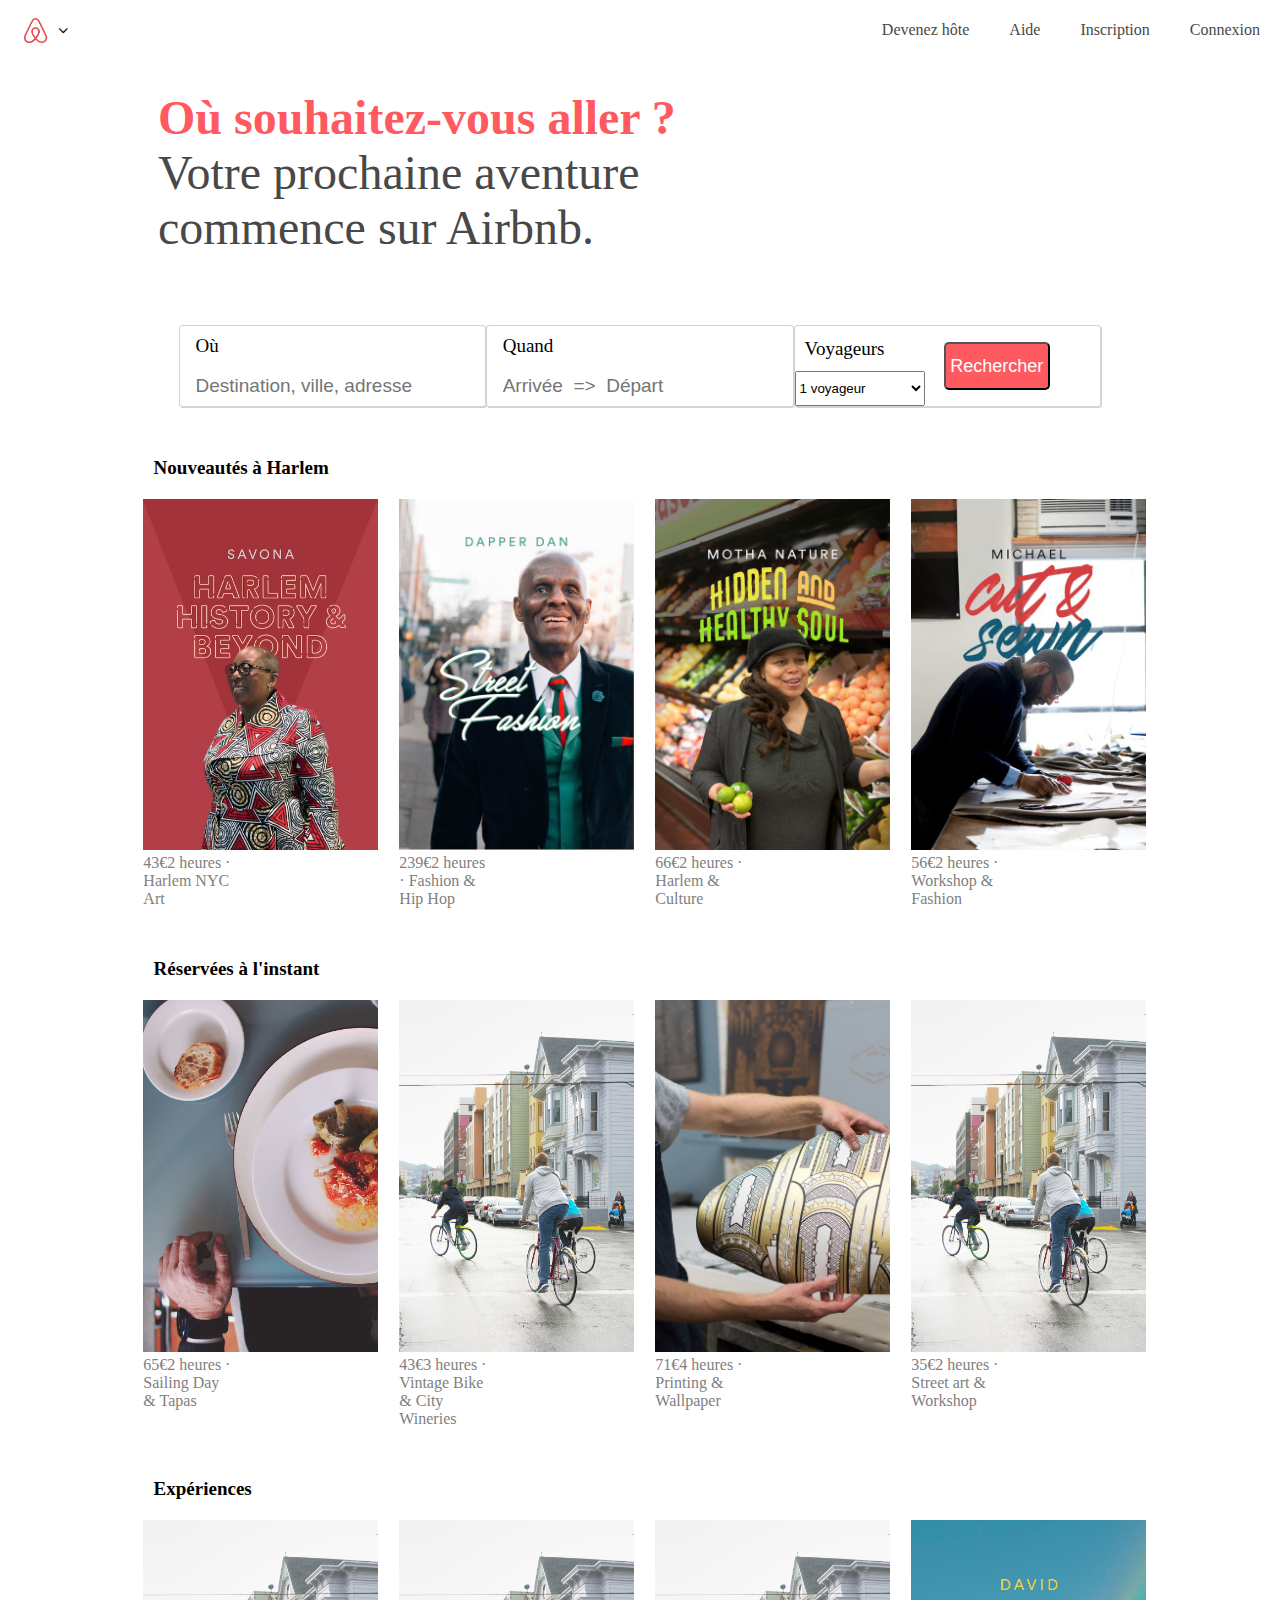
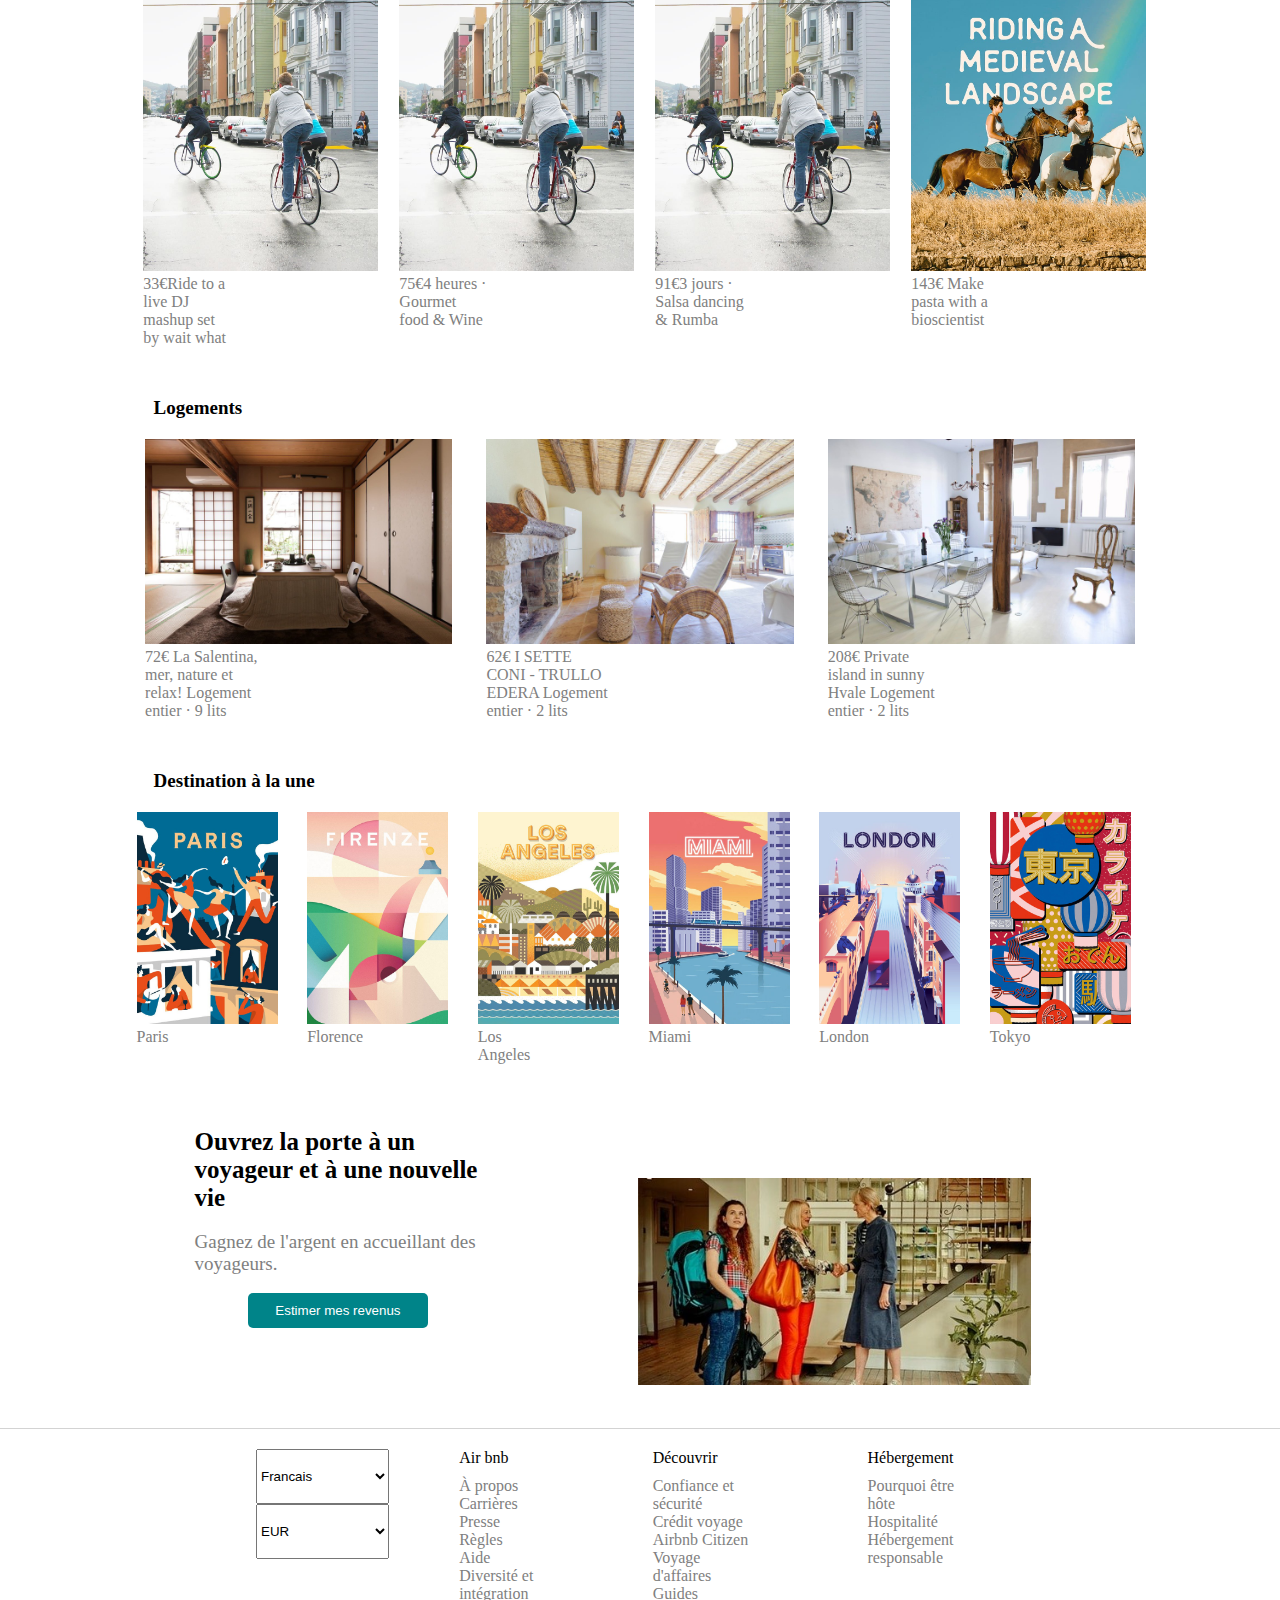
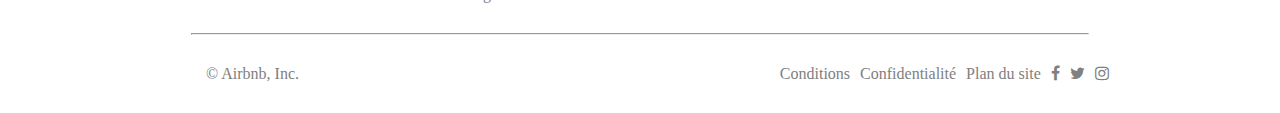
<file: index.html>
<!DOCTYPE html>
<html>
  <head>
    <meta charset="utf-8">
    <title>Location de vacances, logements, expériences et lieux - Airbnb</title>
      <link rel="stylesheet" href="css/style.css">
      <link rel="stylesheet" href="icone/css/font-awesome.min.css">
      <link rel="icon" type="image/png" href="favicon.ico" />
  </head>
  <body>

      <!-- start of header -->

      <header>

          <figure class="fig1">
           <img class="logo" src="images/logo.png" alt="logo airbnb" >
           <i  class="fa fa-angle-down" aria-hidden="true" class="chevron"></i>
          </figure>

        <nav class="navhead">
          <ul class="ul1">
            <li class="li1" class="li0"><a href="#">Devenez hôte</a></li>
            <li class="li1" class="li0"><a href="#">Aide</a></li>
            <li class="li1"><a href="#">Inscription</a></li>
            <li class="li1"><a href="#">Connexion</a></li>
          </ul>
        </nav>
      </header>

      <!-- end of header -->

        <!-- start of div -->

        <div class="divpapa">
          <h1><span>Où souhaitez-vous aller ?</span> Votre prochaine aventure commence sur Airbnb.</h1>
          <section class="sec0">
            <section class="barresearch">

          <!-- barre de recherche 1 -->

            <div class="bar1">
              <label class="inp1">Où</label>
              <input type="text" name="recherche" value="" placeholder="Destination, ville, adresse" class="inp1">
            </div>

            <div class="bar1">
              <label  class="inp1">Quand </label>
              <input type="text" name="recherche" value="" placeholder="Arrivée  =>  Départ" class="inp1">
            </div>

            <div class="bar2">
              <label class="inp1" id="inp2">Voyageurs</label>
              <select class="select1" name="recherche" >
                <option value="">1 voyageur</option>
                <option value="">1 adulte</option>
              </select>
                <button type="button" name="button" class="button3">Rechercher</button>
                <button type="button" name="button" class="button4"><i class="fa fa-search" aria-hidden="true"></i></button>
            </div>
           </section>

           <!-- barre de recherche 2 -->

           <section class="barresearch2">
            <input type="text" name="recherche" value="" placeholder="Rechercher" class="recherche">
            <i class="fa fa-search fa-2x" aria-hidden="true" class="loupe"></i>
           </section>
          </section>

          <!-- 1ere section -->

          <section class="sect1">
            <h2>Nouveautés à Harlem</h2>
            <article class="sec1">
              <figure>
                <img src="images/1.jpeg" alt="image nouveautés à Harlem">
                <p>43€2 heures · Harlem NYC Art </p>
              </figure>
            </article>

            <article class="sec1">
              <figure>
                <img src="images/2.jpg" alt="image nouveautés à Harlem" class="img1">
                <p>239€2 heures · Fashion & Hip Hop</p>
              </figure>
            </article>

            <article class="sec1">
              <figure>
                <img src="images/3.jpg" alt="image nouveautés à Harlem" class="img1">
                <p>66€2 heures · Harlem & Culture</p>
              </figure>
            </article>

            <article class="sec1">
              <figure>
                <img src="images/4.jpg" alt="image nouveautés à Harlem" class="img1">
                <p>56€2 heures · Workshop & Fashion</p>
              </figure>
            </article>
          </section>

          <!-- 2eme section -->

          <section class="sect2">
           <h2>Réservées à l'instant</h2>
           <article class="sec2">
             <figure>
               <img src="images/2.jpeg" alt="image réservées à l'instant">
               <p>65€2 heures · Sailing Day & Tapas</p>
             </figure>
           </article>

           <article class="sec2">
             <figure>
               <img src="images/3.jpeg" alt="image réservées à l'instant">
               <p>43€3 heures · Vintage Bike & City Wineries</p>
             </figure>
           </article>

           <article class="sec2">
             <figure>
               <img src="images/8.jpg" alt="image réservées à l'instant">
               <p>71€4 heures · Printing & Wallpaper</p>
             </figure>
           </article>

           <article class="sec2">
             <figure>
               <img src="images/3.jpeg" alt="image réservées à l'instant">
               <p>35€2 heures · Street art & Workshop</p>
             </figure>
           </article>
          </section>

          <!-- 3eme section -->

          <section class="sect3">
           <h2>Expériences</h2>
           <article class="sec3">
            <figure>
              <img src="images/3.jpeg" alt="image expériences">
              <p>33€Ride to a live DJ mashup set by wait what</p>
            </figure>
           </article>

           <article class="sec3">
            <figure>
              <img src="images/3.jpeg" alt="image expériences">
              <p>75€4 heures · Gourmet food & Wine</p>
            </figure>
           </article>

           <article class="sec3">
            <figure>
              <img src="images/3.jpeg" alt="image expériences">
              <p>91€3 jours · Salsa dancing & Rumba</p>
            </figure>
           </article>

           <article class="sec3">
            <figure>
              <img src="images/cheval.jpeg" alt="image expériences">
              <p>143€ Make pasta with a bioscientist</p>
            </figure>
           </article>
          </section>

          <!-- 4eme section -->

        <section class="sect1">
          <h2>Logements</h2>
          <article class="taille1">
            <figure>
              <img src="images/16.jpg" alt="image logements">
              <p>72€ La Salentina, mer, nature et relax! Logement entier · 9 lits</p>
            </figure>
          </article>

          <article class="taille1">
            <figure>
              <img src="images/17.jpg" alt="image logements">
              <p>62€ I SETTE CONI - TRULLO EDERA Logement entier · 2 lits</p>
            </figure>
          </article>

          <article class="taille1">
            <figure>
              <img src="images/18.jpg" alt="image logements">
              <p>208€ Private island in sunny Hvale Logement entier · 2 lits</p>
            </figure>
          </article>
        </section>

          <!-- 5eme section  -->

        <section class="sect2">
          <h2>Destination à la une</h2>
          <article class="taille2">
            <figure>
              <img src="images/paris_720.jpg" alt="image destination à la une">
              <p>Paris</p>
            </figure>
          </article>

          <article class="taille2">
            <figure>
              <img src="images/florence_720.jpg" alt="image destination à la une">
              <p>Florence</p>
            </figure>
          </article>

          <article class="taille2">
            <figure>
              <img src="images/losangel_720.jpg" alt="image destination à la une">
              <p>Los Angeles</p>
            </figure>
          </article>

          <article class="taille2">
            <figure>
              <img src="images/miami_720.jpg" alt="image destination à la une">
              <p>Miami</p>
            </figure>
          </article>

          <article class="taille2">
            <figure>
              <img src="images/london_720.jpg" alt="image destination à la une">
              <p>London</p>
            </figure>
          </article>

          <article class="taille2">
            <figure>
              <img src="images/tokyo_720.jpg" alt="image destination à la une">
              <p>Tokyo</p>
            </figure>
          </article>
       </section>

        <!-- 6eme section  -->

       <section class="sect6">
         <article class="taille3">
          <figure class="fig2">
            <img src="images/revenu_480.jpg" alt="image revenu">
          </figure>
         </article>

         <article class="taille4">
           <p class="p1">Ouvrez la porte à un voyageur et à une nouvelle vie </p> <br>
           <p class="p2"> Gagnez de l'argent en accueillant des voyageurs.</p> <br>
           <button type="button" name="button" class="button2">Estimer mes revenus</button>
         </article>
       </section>
       </div>

       <!-- end of div -->

       <!-- start of footer -->

       <!-- formulaire  -->
         <footer>
        <article class="pls">
          <div class="pls2">
         <select class="form1" name="formulaire">
         <option value="">Francais</option>
         <option value="">Anglais</option>
       </select>

       <select class="form1" name="formulaire">
         <option value="">EUR</option>
         <option value="">Anglais</option>
       </select>
          </div>
        </div>
        <section class="sect4">

        <!-- liste footer -->

            <nav class="navfooter">
              <ul>
                <p class="p5"> Air bnb </p>
                <li><a href="#">À propos</a></li>
                <li><a href="#">Carrières</a></li>
                <li><a href="#">Presse</a></li>
                <li><a href="#">Règles</a></li>
                <li><a href="#">Aide</a></li>
                <li><a href="#">Diversité et<br>intégration</a> </li>
              </ul>
            </nav>

            <nav class="navfooter">
              <ul>
                <p class="p5">Découvrir</p>
                <li><a href="#">Confiance et <br> sécurité</a></li>
                <li><a href="#">Crédit voyage</a></li>
                <li><a href="#">Airbnb Citizen</a></li>
                <li><a href="#">Voyage <br>d'affaires</a></li>
                <li><a href="#">Guides</a></li>
              </ul>
            </nav>

            <nav class="navfooter">
              <ul>
                <p class="p5">Hébergement</p>
                <li><a href="#">Pourquoi être <br>hôte</a></li>
                <li><a href="#">Hospitalité</a></li>
                <li><a href="#">Hébergement</a></li>
                <li><a href="#">responsable</a></li>
              </ul>
            </nav>
        </section>
        </article>
        <!-- Conditions générales -->

          <hr>
          <article class="art1">
            <p class="airb">© Airbnb, Inc.</p>
            <section class="sect5">
              <p class="condi">Conditions </p>
              <p class="condi">Confidentialité </p>
              <p class="condi" id="condi2">Plan du site</p>
            <a href="#"><i class="fa fa-facebook" aria-hidden="true"> </i></a>
            <a href="#"><i class="fa fa-twitter" aria-hidden="true"></i></a>
            <a href="#"><i class="fa fa-instagram" aria-hidden="true"></i></a>
            </section>
          </article>
        </footer>

    <!-- end of footer -->

  </body>
</html>
</file>
<file: css/style.css>
/*reset css*/

* {
  margin: 0;
  padding: 0;
}

/*logo */

.fig1 {
  height: 60px;
  width: 90px;
  justify-content: center;
  align-items: center;
}

.logo {
  height: 25px;
  width: 25px;
}

.chevron {
  width: 10px;
  height: 16px;
  padding: 10px;
}

/*flex*/

section, .fig1, .form1, .ul1 {
  display: flex;
}

/*header*/

h1 {
  font-size: 28px;
  padding-bottom: 40px;
  margin: 30px;
  font-family: inherit !important;
  color: #484848 !important;
  font-weight: 200 !important;
}

h2 {
  width: 95%;
  padding-top: 50px;
  font-size: 19px;
  padding-bottom: 20px;
}

span {
  color:#FF5A5F ;
  font-weight: bold;
}

.header1 {
  height: 3em;
  display: inline-flex;
  width: 5em;
}

/*barre de recherche */

.barresearch2 {
  width: 680px;
  height: 58px;
  border: 1px solid lightgrey;
  align-items: center;
  justify-content: center;
  border-radius: 5px;
  box-shadow: 1px 1px lightgrey;
  width: 90%;
  margin: auto;
}

.sec0 {
  align-items: center;
  justify-content: center;
  width: 100%;
}

.loupe {
  align-items: flex-end;

}

.recherche {
  width: 90%;
  border: 0;
  font-size: 19px;
}

.button3 {
  height: 48px;
  width: auto;
  background-color: #FF5A5F;
  color: white;
  border-radius: 5px;
  font-size: 18px;
  margin-right: 50px;

}

.button4 {
  height: 48px;
  width: auto;
  background-color: #FF5A5F;
  color: white;
  border-radius: 5px;
  font-size: 18px;
  margin-right: 50px;

}


.select1 {
  width: 50px;
  height: 35px;
}
/*sections */

.sect1, .sect2, .sect3 {
  justify-content: space-around;
  flex-wrap: wrap;
}

.sect1 img, .sect2 img, .sect3 img  {
  height: auto;
   width:260%;
}

figure {
  width: 40%;
}

.sec1, .sec2, .sec3 {
  width: 40%;
}
/*elements non pris */
.sec1:nth-child(3), .sec2:nth-child(3), .sec3:nth-child(3),nav, .navhead  {
  display: none;
}

.sec1:nth-child(4), .sec2:nth-child(4), .sec3:nth-child(4), .taille1:nth-child(3),
.taille1:nth-child(2), .taille2:nth-child(6), .taille2:nth-child(5), .taille2:nth-child(4) {
  display: none;
}

.barresearch, #condi2 {
  display: none;
}

/*taille images */

.taille1 img{
  height: auto;
  width: 250%;
}

.taille2 img {
  height: auto;
  width: 230%;
}

.taille3 img {
  width:100%;
  height:auto;
  padding-bottom: 20px;
  padding-top: 50px;
}

/*taille section */

.taille1 {
  width: 70%;
}

.taille2 {
  width: 30%;
}

.taille3 {
  width: 100%;
}

.taille4 {
  margin-left: 20px;
}

.sect6 {
  flex-wrap: wrap;

}

.fig2 {
  width: 100%;
}

/*reglage police */

.p1 {
  font-size: 25px;
  font-weight: bold;
  color: black;
  width: 80%;
}

.p2 {
  font-size: 19px;
  width: 80%;
}

/*reglage boutton */

.button2 {
  width: 180px;
  height: 35px;
  background-color:#008489;
  color: white;
  border-radius: 5px;
  border: 0;
  margin-bottom: 50px;
}

/*footer */

footer {
  border-top: 1px solid lightgrey;
  padding-top: 20px;
}

select {
  height: 55px;
  width: 300px;
}

.sect4 {
  justify-content: center;
  padding-bottom: 30px;
}

hr {
  width: 70%;
  margin: auto;
}

i {
  margin-left: 10px;
}

.art1 a, .art2 a {
  color: grey;
}


.sect5 {
  margin-bottom: 30px;
  width: 77%;
  margin: auto;
}
.airb {
  margin-left: 100px;
}
p {
  color:grey;
}

.condi{
margin-left: 10px;
}

.condi:hover {
  text-decoration: underline;
}

.art1 {
  width: 100%;
  margin-left: auto;
}

.pls2 {
  display: flex;
}

hr {
  width: 90%;
  margin: auto;
}

/*responsive tablette 768 px */

@media (min-width:768px) {
.navhead, nav, #condi2 {
  display: block;
}

.button3 {
  display: none;
}
header {
  display: flex;
  align-items: center;
  justify-content: space-between;
}

.navhead a {
  text-decoration: none;
  color: #484848;
}

.li1{
  list-style-type: none;
  margin-left: 20px;
  padding-right: 20px;
}

h1 {
  font-size: 48px;
}

.barresearch2 {
  display: none;
}

/*barre de recherche */

.barresearch {
  display: block;
  display: flex;
  width: 90%;
  margin: auto;
}

.bar1 {
  border: 1px solid lightgrey;
  display: flex;
  flex-direction: column;
  justify-content: center;
  height: 80px;
  width: 375px;
  border-radius: 3px;
  box-shadow: 1px 1px lightgrey;
}

.bar2 {
  border: 1px solid lightgrey;
  display: flex;
  flex-direction: column;
  justify-content: center;
  flex-wrap: wrap;
  height: 80px;
  width: 375px;
  border-radius: 3px;
  box-shadow: 1px 1px lightgrey;
}
.inp1 {
  border: 0;
  width: 90%;
  margin: auto;
  font-size: 19px;

}

#inp2 {
  width: 130px;
  margin-left: 10px;
}

.select1 {
  width: 70%;
  width: 130px;
}

/*element a reprendre */

.sec1:nth-child(3), .sec2:nth-child(3), .sec3:nth-child(3), .taille1:nth-child(3), .taille2:nth-child(6) {
  display: block;
}

.sec1, .sec2, .sec3 {
  width: 30%
}

/*reglage section */

.taille1 {
  width: 45%;
}

.taille2 {
  width: 23%;
}

.taille3, .taille4 {
  display: flex;
  justify-content: center;
  vertical-align: middle;
  align-items: center;
}

.fig2, .taille3{
  width: 62%;
  height: 300px;
}

.taille4 {
  display: flex;
  flex-direction: column;
  width: 35%;
  justify-content: space-around;
  height: 250px;

}

.sect6 {
  padding-top: 4em;
}

li {
  list-style-type: none;
}
.sect4 {
  justify-content: space-around;
}

/*footer */
.navfooter a {
  text-decoration: none;
  color:grey;
}

.navfooter a:hover {
  text-decoration: underline;
}

.condi {
  display: flex;
  justify-content: flex-end;
}

.form1 {
  width: 10em;
}

.p5 {
  color: black;
  text-decoration: none;
  margin-bottom: 10px;
}

.sect5 {
  display: flex;
  justify-content: flex-end;
}

.sect4 {
  width: 80%;
  margin: auto;
}

.pls, .sect4 {
  display: flex;

}

.pls2 {
  display: flex;
  flex-direction: column;
}

.pls {
  width: 60%;
  margin: auto;
}

.art1 {
  display: flex;
  width: 80%;
  margin: auto;
  margin-right: 150px;
  margin-bottom: 30px;
  margin-top: 30px;
}

hr {
  width: 70%;
  margin: auto;
}

}

/*responsive desktop 1024 px */

@media (min-width:1024px) {

h1 {
  width: 12em;
}

/*element a reprendre */

.sec1:nth-child(4), .sec2:nth-child(4), .sec3:nth-child(4), .taille1:nth-child(2), .taille2:nth-child(5), .taille2:nth-child(4) {
  display: block;
}

/*taille section */

.sec1, .sec2, .sec3 {
  width: 22%
}

.taille1 {
  width: 30%;
}

.taille2 {
  width: 15%;
}

.divpapa {
  width: 80%;
  margin: auto;
}

.pls, .sect4 {
  display: flex;

}

.pls2 {
  display: flex;
  flex-direction: column;
}

.sect6 {
    flex-direction: row-reverse;
}
.button4 {
  display: none;
}
.button3 {
  display: block;
}

}
</file>
